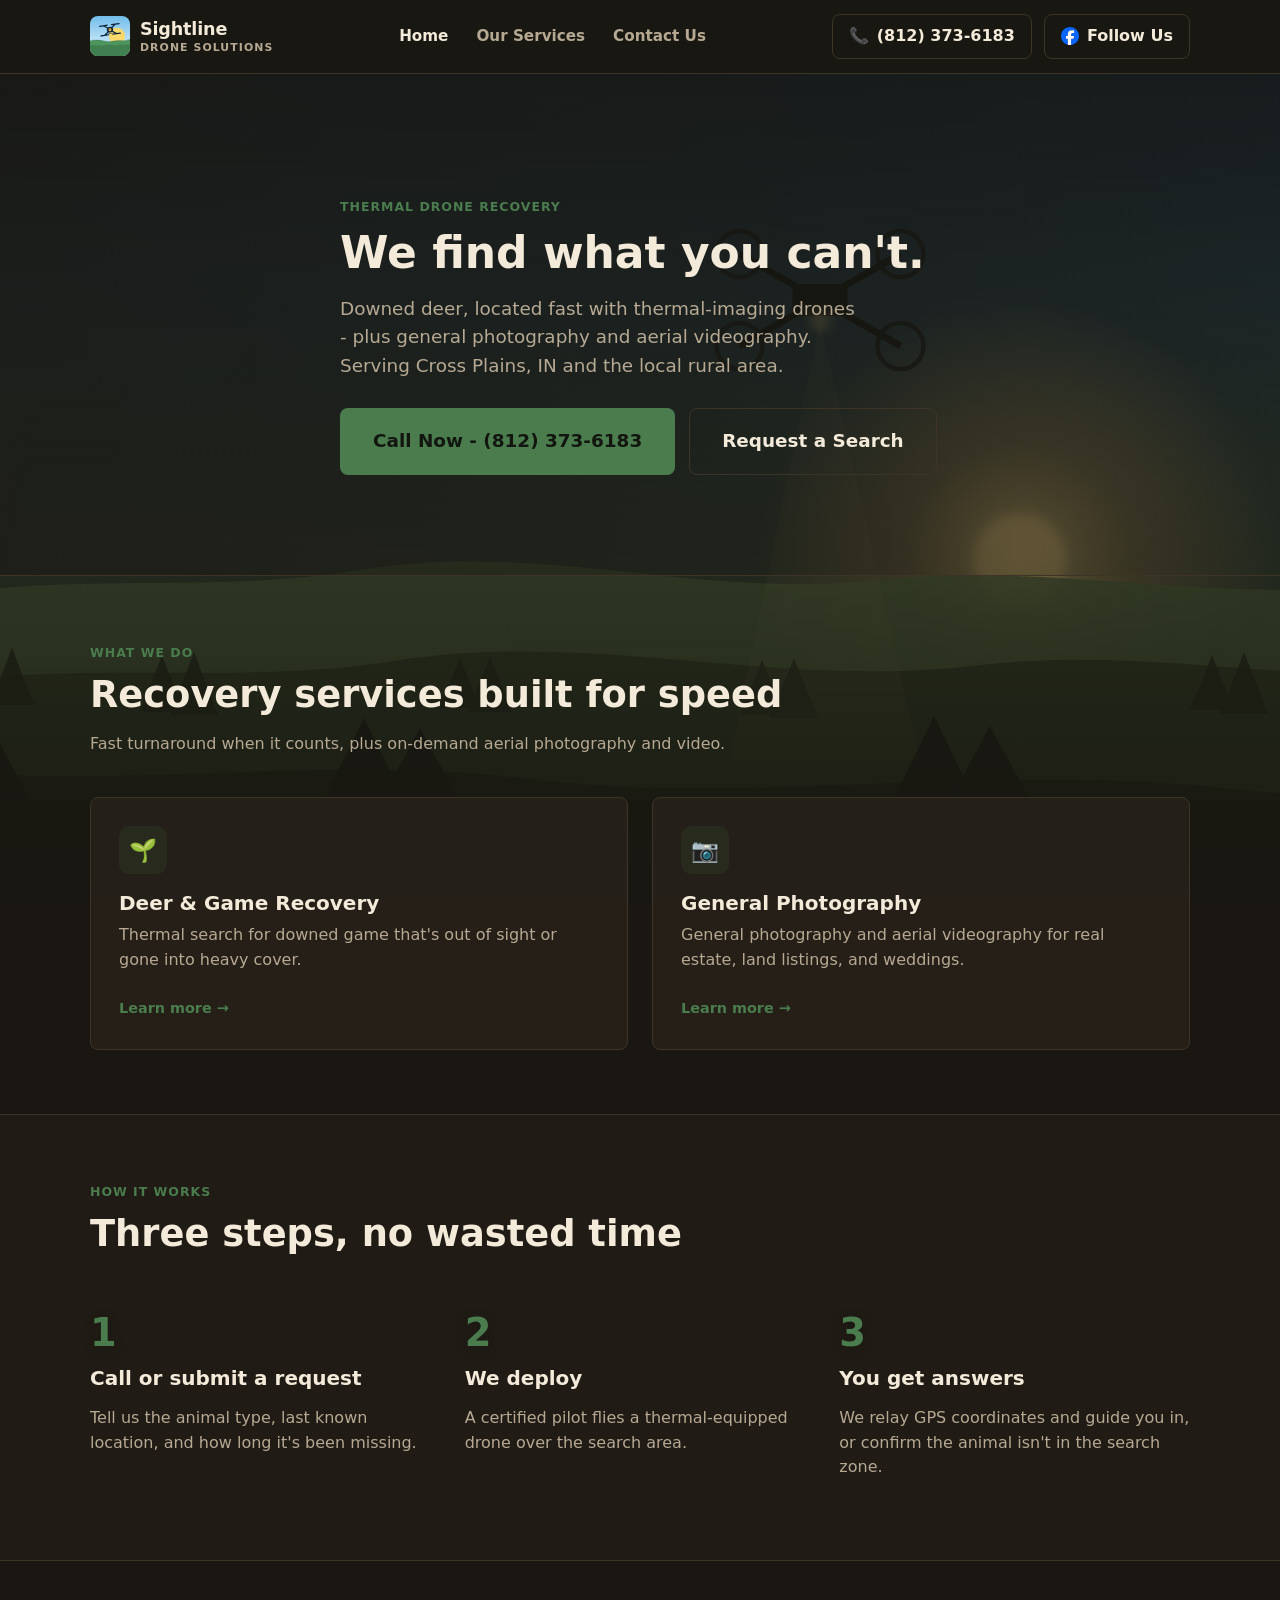
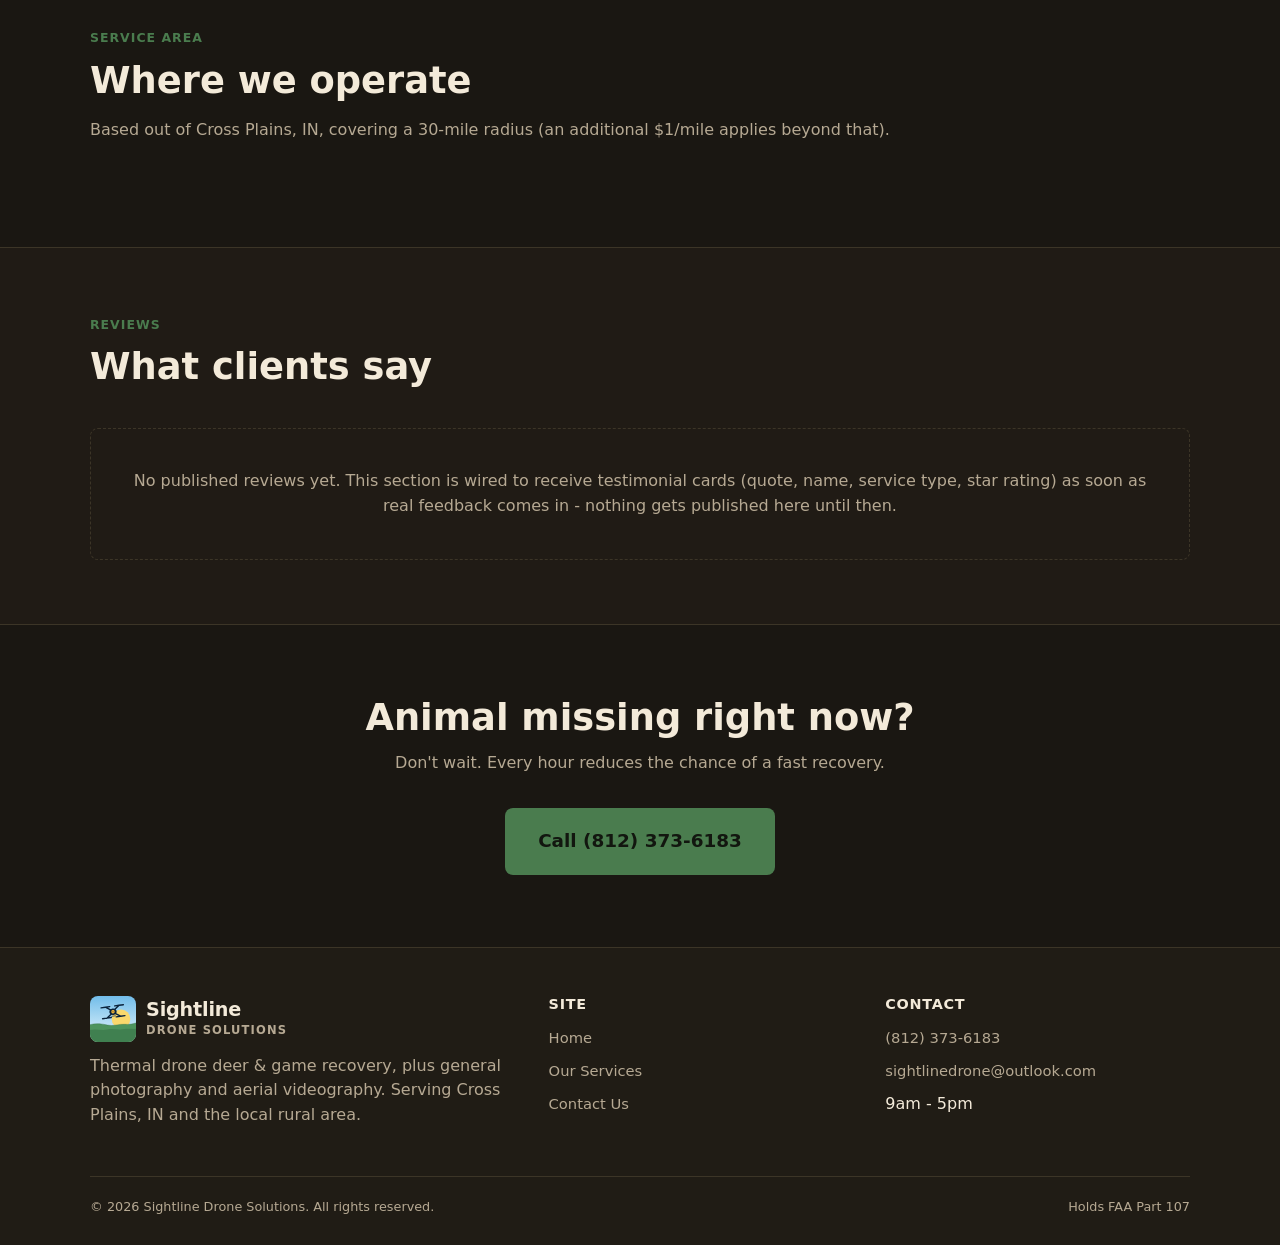
<file: index.html>
<!DOCTYPE html>
<html lang="en">
<head>
<meta charset="UTF-8">
<meta name="viewport" content="width=device-width, initial-scale=1.0">
<title>Sightline Drone Solutions</title>
<meta name="description" content="Thermal drone deer &amp; game recovery, plus general photography and aerial videography. Certified pilot, fast dispatch. Call now.">
<link rel="stylesheet" href="css/style.css">
<link rel="icon" type="image/svg+xml" href="img/sightline-drone-solutions-icon-rounded.svg">
</head>
<body>

<!-- ===================== HEADER ===================== -->
<header class="site-header">
  <div class="container header-inner">
    <a href="index.html" class="brand">
      <img src="img/sightline-drone-solutions-icon-square.svg" alt="Sightline Drone Solutions" class="brand-icon">
      <span class="brand-text">
        <span class="brand-primary">Sightline</span>
        <span class="brand-secondary">Drone Solutions</span>
      </span>
    </a>

    <nav class="main-nav" id="main-nav">
      <a href="index.html" class="active">Home</a>
      <a href="services.html">Our Services</a>
      <a href="contact.html">Contact Us</a>
    </nav>

    <div class="header-actions">
      <a href="tel:+18123736183" class="header-call">
        &#128222; <span class="call-label">(812) 373-6183</span>
      </a>
      <a href="https://www.facebook.com/people/Sightline-Drone-Solutions/61593862822243/" class="header-call" target="_blank" rel="noopener noreferrer">
        <img src="img/2023_Facebook_icon.svg" alt="" class="header-call-icon">
        <span class="call-label">Follow Us</span>
      </a>
      <button class="nav-toggle" id="nav-toggle" aria-label="Toggle menu" aria-expanded="false">
        &#9776;
      </button>
    </div>
  </div>
</header>

<!-- ===================== HERO ===================== -->
<section class="hero">
  <div class="container hero-grid">
    <div>
      <span class="eyebrow">Thermal Drone Recovery</span>
      <h1>We find what you can't.</h1>
      <p class="lead">
        Downed deer, located fast with thermal-imaging drones - plus general
        photography and aerial videography. Serving Cross Plains, IN and the local rural area.
      </p>

      <div class="hero-actions">
        <a href="tel:+18123736183" class="btn btn-primary btn-lg">Call Now - (812) 373-6183</a>
        <a href="contact.html" class="btn btn-secondary btn-lg">Request a Search</a>
      </div>
    </div>
  </div>
</section>

<!-- ===================== SERVICES OVERVIEW ===================== -->
<section>
  <div class="container">
    <div class="section-head">
      <span class="eyebrow">What We Do</span>
      <h2>Recovery services built for speed</h2>
      <p>Fast turnaround when it counts, plus on-demand aerial photography and video.</p>
    </div>

    <div class="grid grid-2">
      <a href="services.html#deer-recovery" class="card">
        <div class="card-icon">&#127793;</div>
        <h3>Deer &amp; Game Recovery</h3>
        <p>Thermal search for downed game that's out of sight or gone into heavy cover.</p>
        <span class="card-link">Learn more &rarr;</span>
      </a>
      <a href="services.html#photography" class="card">
        <div class="card-icon">&#128247;</div>
        <h3>General Photography</h3>
        <p>General photography and aerial videography for real estate, land listings, and weddings.</p>
        <span class="card-link">Learn more &rarr;</span>
      </a>
    </div>
  </div>
</section>

<!-- ===================== HOW IT WORKS ===================== -->
<section class="band">
  <div class="container">
    <div class="section-head">
      <span class="eyebrow">How It Works</span>
      <h2>Three steps, no wasted time</h2>
    </div>

    <div class="steps">
      <div class="step">
        <div class="step-number">1</div>
        <h3>Call or submit a request</h3>
        <p>Tell us the animal type, last known location, and how long it's been missing.</p>
      </div>
      <div class="step">
        <div class="step-number">2</div>
        <h3>We deploy</h3>
        <p>A certified pilot flies a thermal-equipped drone over the search area.</p>
      </div>
      <div class="step">
        <div class="step-number">3</div>
        <h3>You get answers</h3>
        <p>We relay GPS coordinates and guide you in, or confirm the animal isn't in the search zone.</p>
      </div>
    </div>
  </div>
</section>


<!-- ===================== SERVICE AREA ===================== -->
<section>
  <div class="container">
    <div class="section-head">
      <span class="eyebrow">Service Area</span>
      <h2>Where we operate</h2>
      <p>Based out of Cross Plains, IN, covering a 30-mile radius (an additional $1/mile applies beyond that).</p>
    </div>
  </div>
</section>

<!-- ===================== REVIEWS (placeholder slot) ===================== -->
<section class="band">
  <div class="container">
    <div class="section-head">
      <span class="eyebrow">Reviews</span>
      <h2>What clients say</h2>
    </div>
    <div class="reviews-slot">
      No published reviews yet. This section is wired to receive testimonial
      cards (quote, name, service type, star rating) as soon as real
      feedback comes in - nothing gets published here until then.
    </div>
  </div>
</section>

<!-- ===================== CTA ===================== -->
<section class="cta-band">
  <div class="container">
    <h2>Animal missing right now?</h2>
    <p>Don't wait. Every hour reduces the chance of a fast recovery.</p>
    <a href="tel:+18123736183" class="btn btn-primary btn-lg">Call (812) 373-6183</a>
  </div>
</section>

<!-- ===================== FOOTER ===================== -->
<footer class="site-footer">
  <div class="container">
    <div class="footer-grid">
      <div>
        <a href="index.html" class="brand footer-brand">
          <img src="img/sightline-drone-solutions-icon-square.svg" alt="Sightline Drone Solutions" class="brand-icon">
          <span class="brand-text">
            <span class="brand-primary">Sightline</span>
            <span class="brand-secondary">Drone Solutions</span>
          </span>
        </a>
        <p>Thermal drone deer &amp; game recovery, plus general photography and aerial videography. Serving Cross Plains, IN and the local rural area.</p>
      </div>
      <div>
        <h4>Site</h4>
        <ul>
          <li><a href="index.html">Home</a></li>
          <li><a href="services.html">Our Services</a></li>
          <li><a href="contact.html">Contact Us</a></li>
        </ul>
      </div>
      <div>
        <h4>Contact</h4>
        <ul>
          <li><a href="tel:+18123736183">(812) 373-6183</a></li>
          <li><a href="mailto:sightlinedrone@outlook.com">sightlinedrone@outlook.com</a></li>
          <li>9am - 5pm</li>
        </ul>
      </div>
    </div>
    <div class="footer-bottom">
      <span>&copy; <span id="year"></span> Sightline Drone Solutions. All rights reserved.</span>
      <span>Holds FAA Part 107</span>
    </div>
  </div>
</footer>

<div class="mobile-call-bar">
  <a href="tel:+18123736183">&#128222; Call Now</a>
</div>

<script src="js/main.js"></script>
</body>
</html>
</file>
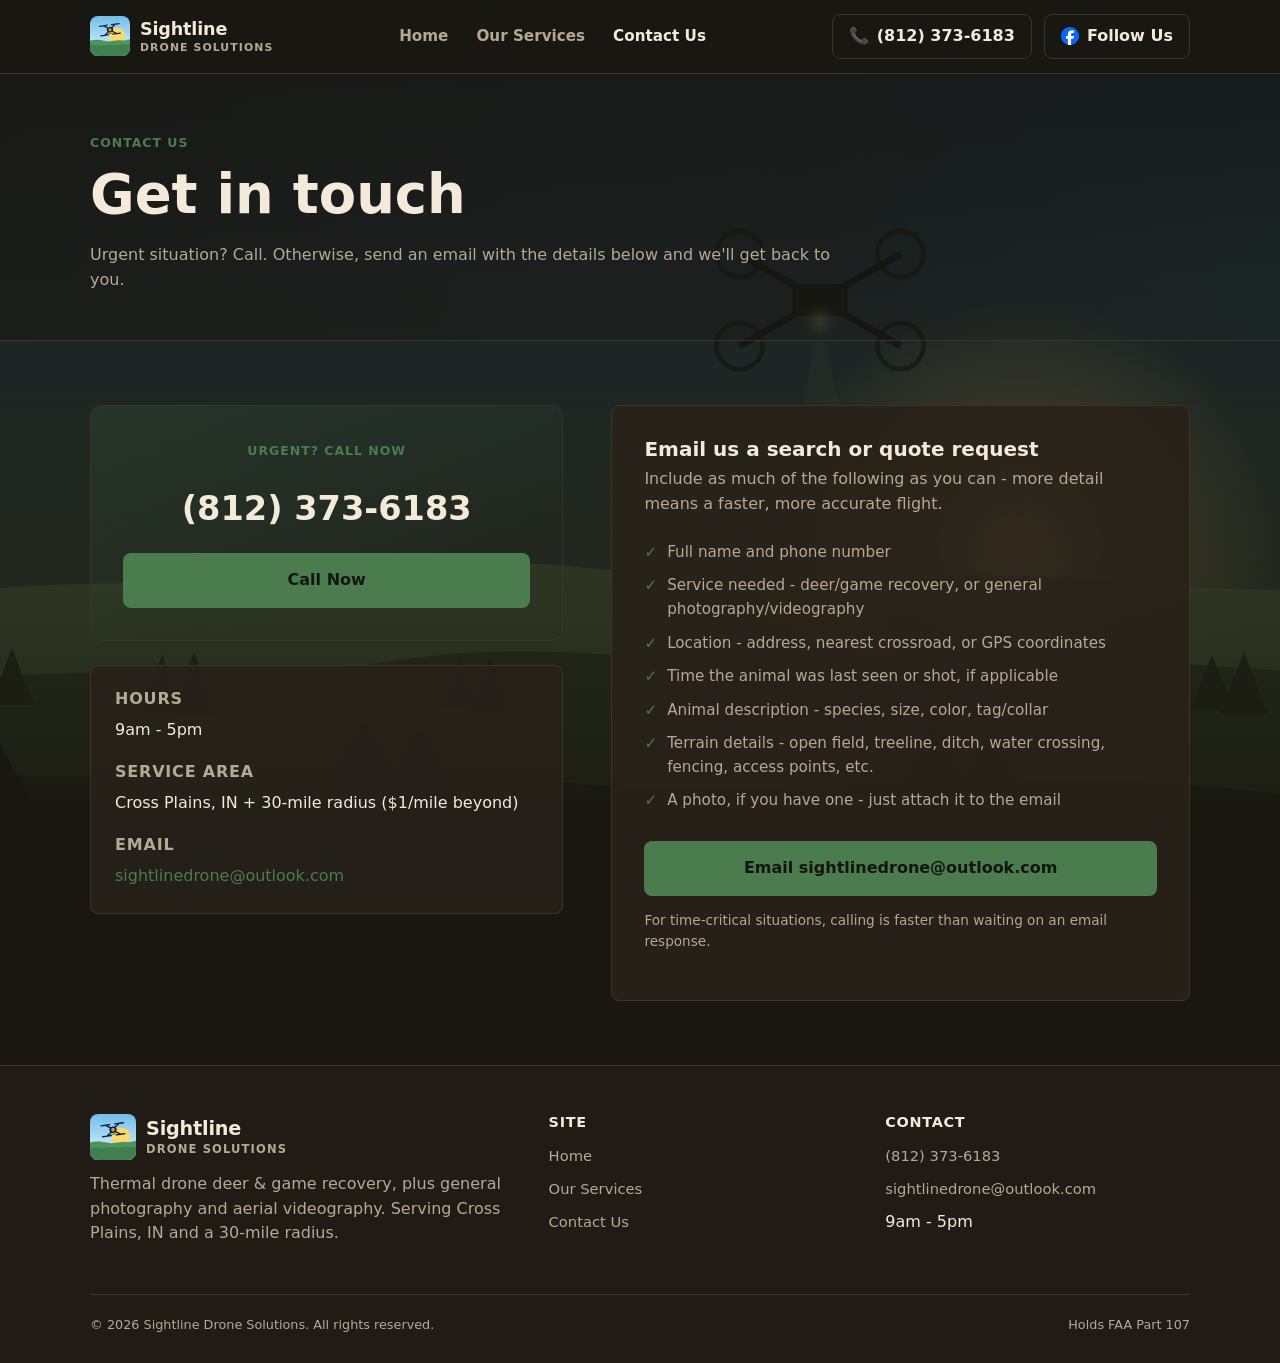
<file: contact.html>
<!DOCTYPE html>
<html lang="en">
<head>
<meta charset="UTF-8">
<meta name="viewport" content="width=device-width, initial-scale=1.0">
<title>Contact Us</title>
<meta name="description" content="Call now for urgent recovery requests, or email us the details of your situation.">
<link rel="stylesheet" href="css/style.css">
<link rel="icon" type="image/svg+xml" href="img/sightline-drone-solutions-icon-rounded.svg">
</head>
<body>

<!-- ===================== HEADER ===================== -->
<header class="site-header">
  <div class="container header-inner">
    <a href="index.html" class="brand">
      <img src="img/sightline-drone-solutions-icon-square.svg" alt="Sightline Drone Solutions" class="brand-icon">
      <span class="brand-text">
        <span class="brand-primary">Sightline</span>
        <span class="brand-secondary">Drone Solutions</span>
      </span>
    </a>

    <nav class="main-nav" id="main-nav">
      <a href="index.html">Home</a>
      <a href="services.html">Our Services</a>
      <a href="contact.html" class="active">Contact Us</a>
    </nav>

    <div class="header-actions">
      <a href="tel:+18123736183" class="header-call">
        &#128222; <span class="call-label">(812) 373-6183</span>
      </a>
      <a href="https://www.facebook.com/people/Sightline-Drone-Solutions/61593862822243/" class="header-call" target="_blank" rel="noopener noreferrer">
        <img src="img/2023_Facebook_icon.svg" alt="" class="header-call-icon">
        <span class="call-label">Follow Us</span>
      </a>
      <button class="nav-toggle" id="nav-toggle" aria-label="Toggle menu" aria-expanded="false">
        &#9776;
      </button>
    </div>
  </div>
</header>

<!-- ===================== PAGE HEADER ===================== -->
<section class="page-header">
  <div class="container">
    <span class="eyebrow">Contact Us</span>
    <h1>Get in touch</h1>
    <p class="lead">Urgent situation? Call. Otherwise, send an email with the details below and we'll get back to you.</p>
  </div>
</section>

<!-- ===================== CONTACT GRID ===================== -->
<section>
  <div class="container contact-grid">

    <!-- Left column: call + info -->
    <div>
      <div class="call-card">
        <span class="eyebrow">Urgent? Call now</span>
        <span class="phone-number">(812) 373-6183</span>
        <a href="tel:+18123736183" class="btn btn-primary btn-block">Call Now</a>
      </div>

      <div class="info-card">
        <h3>Hours</h3>
        <p>9am - 5pm</p>
        <h3>Service Area</h3>
        <p>Cross Plains, IN + 30-mile radius ($1/mile beyond)</p>
        <h3>Email</h3>
        <p><a href="mailto:sightlinedrone@outlook.com">sightlinedrone@outlook.com</a></p>
      </div>
    </div>

    <!-- Right column: email outline -->
    <div>
      <div class="email-card">
        <h3 style="margin-bottom: 6px;">Email us a search or quote request</h3>
        <p style="margin-bottom: 24px;">Include as much of the following as you can - more detail means a faster, more accurate flight.</p>

        <ul class="fact-list">
          <li>Full name and phone number</li>
          <li>Service needed - deer/game recovery, or general photography/videography</li>
          <li>Location - address, nearest crossroad, or GPS coordinates</li>
          <li>Time the animal was last seen or shot, if applicable</li>
          <li>Animal description - species, size, color, tag/collar</li>
          <li>Terrain details - open field, treeline, ditch, water crossing, fencing, access points, etc.</li>
          <li>A photo, if you have one - just attach it to the email</li>
        </ul>

        <a href="mailto:sightlinedrone@outlook.com?subject=Search%20Request" class="btn btn-primary btn-block">Email sightlinedrone@outlook.com</a>

        <p class="form-note">For time-critical situations, calling is faster than waiting on an email response.</p>
      </div>
    </div>
  </div>
</section>

<!-- ===================== FOOTER ===================== -->
<footer class="site-footer">
  <div class="container">
    <div class="footer-grid">
      <div>
        <a href="index.html" class="brand footer-brand">
          <img src="img/sightline-drone-solutions-icon-square.svg" alt="Sightline Drone Solutions" class="brand-icon">
          <span class="brand-text">
            <span class="brand-primary">Sightline</span>
            <span class="brand-secondary">Drone Solutions</span>
          </span>
        </a>
        <p>Thermal drone deer &amp; game recovery, plus general photography and aerial videography. Serving Cross Plains, IN and a 30-mile radius.</p>
      </div>
      <div>
        <h4>Site</h4>
        <ul>
          <li><a href="index.html">Home</a></li>
          <li><a href="services.html">Our Services</a></li>
          <li><a href="contact.html">Contact Us</a></li>
        </ul>
      </div>
      <div>
        <h4>Contact</h4>
        <ul>
          <li><a href="tel:+18123736183">(812) 373-6183</a></li>
          <li><a href="mailto:sightlinedrone@outlook.com">sightlinedrone@outlook.com</a></li>
          <li>9am - 5pm</li>
        </ul>
      </div>
    </div>
    <div class="footer-bottom">
      <span>&copy; <span id="year"></span> Sightline Drone Solutions. All rights reserved.</span>
      <span>Holds FAA Part 107</span>
    </div>
  </div>
</footer>

<div class="mobile-call-bar">
  <a href="tel:+18123736183">&#128222; Call Now</a>
</div>

<script src="js/main.js"></script>
</body>
</html>
</file>
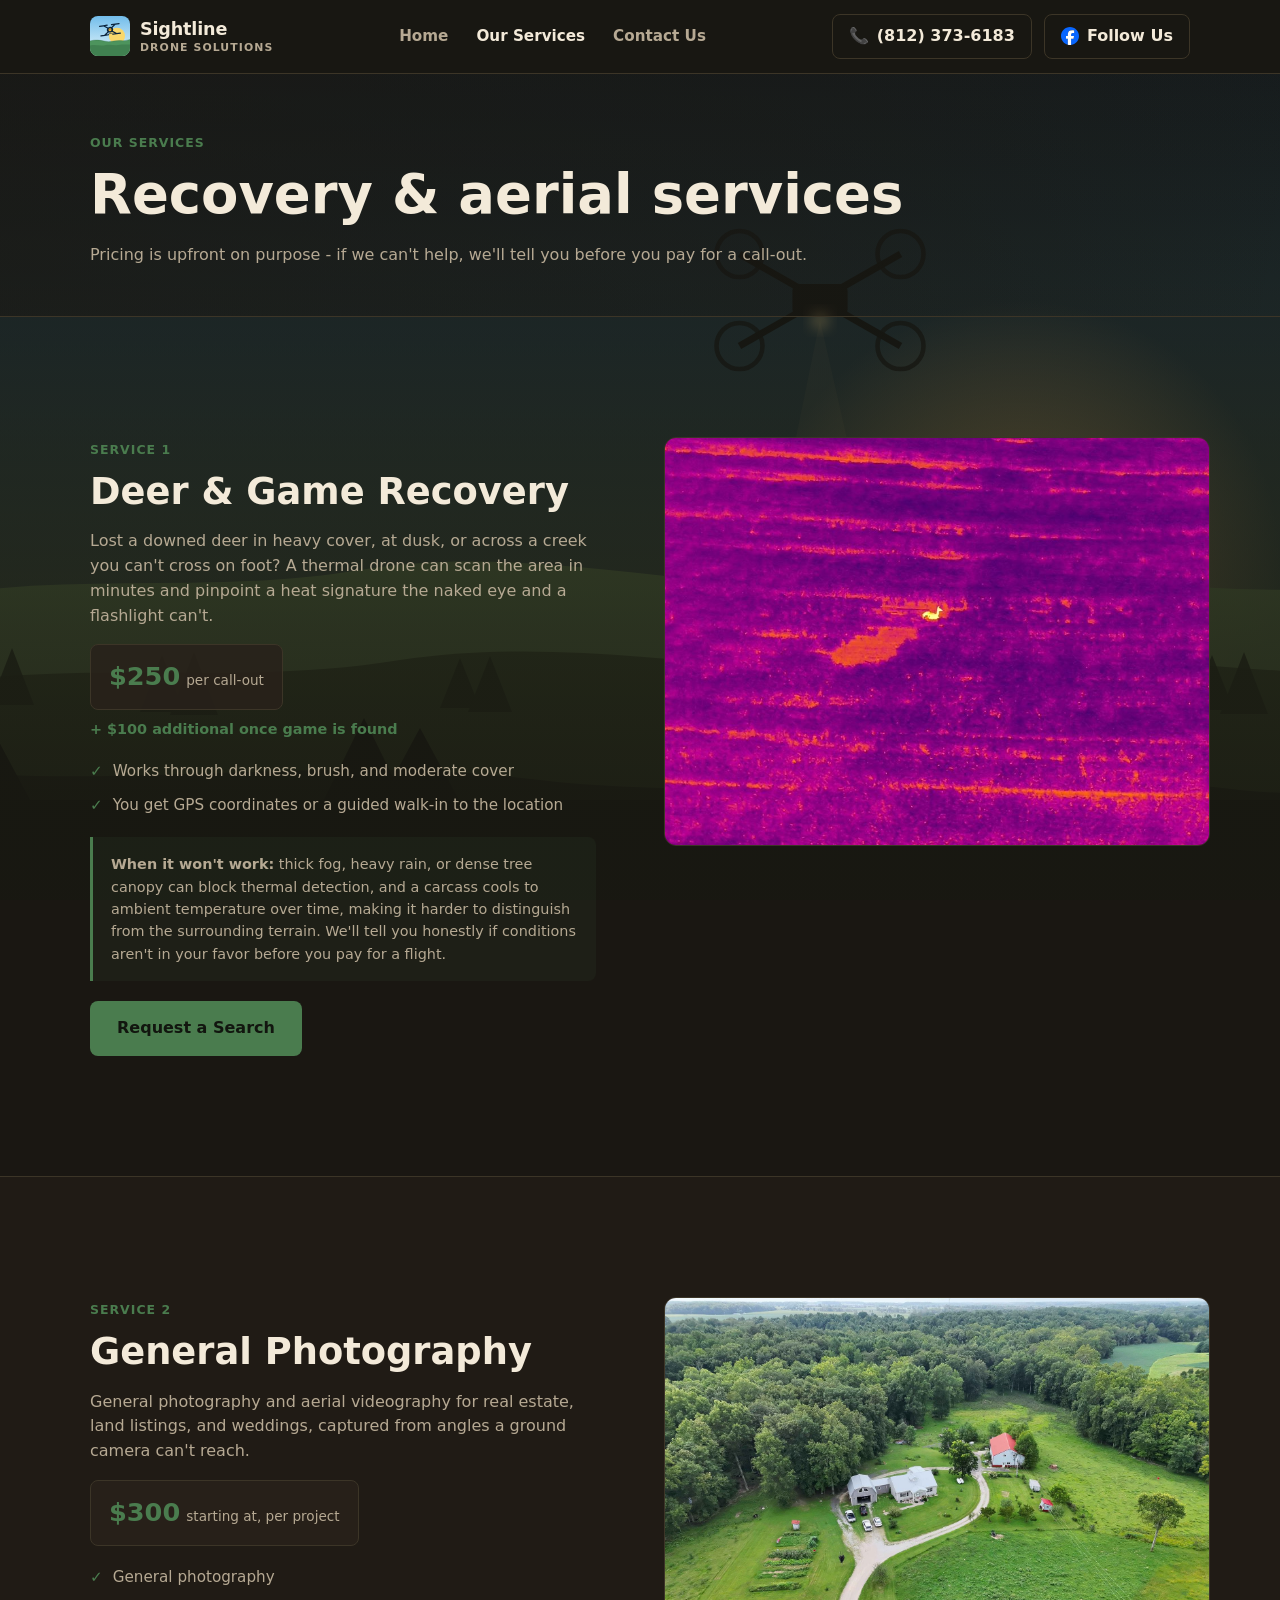
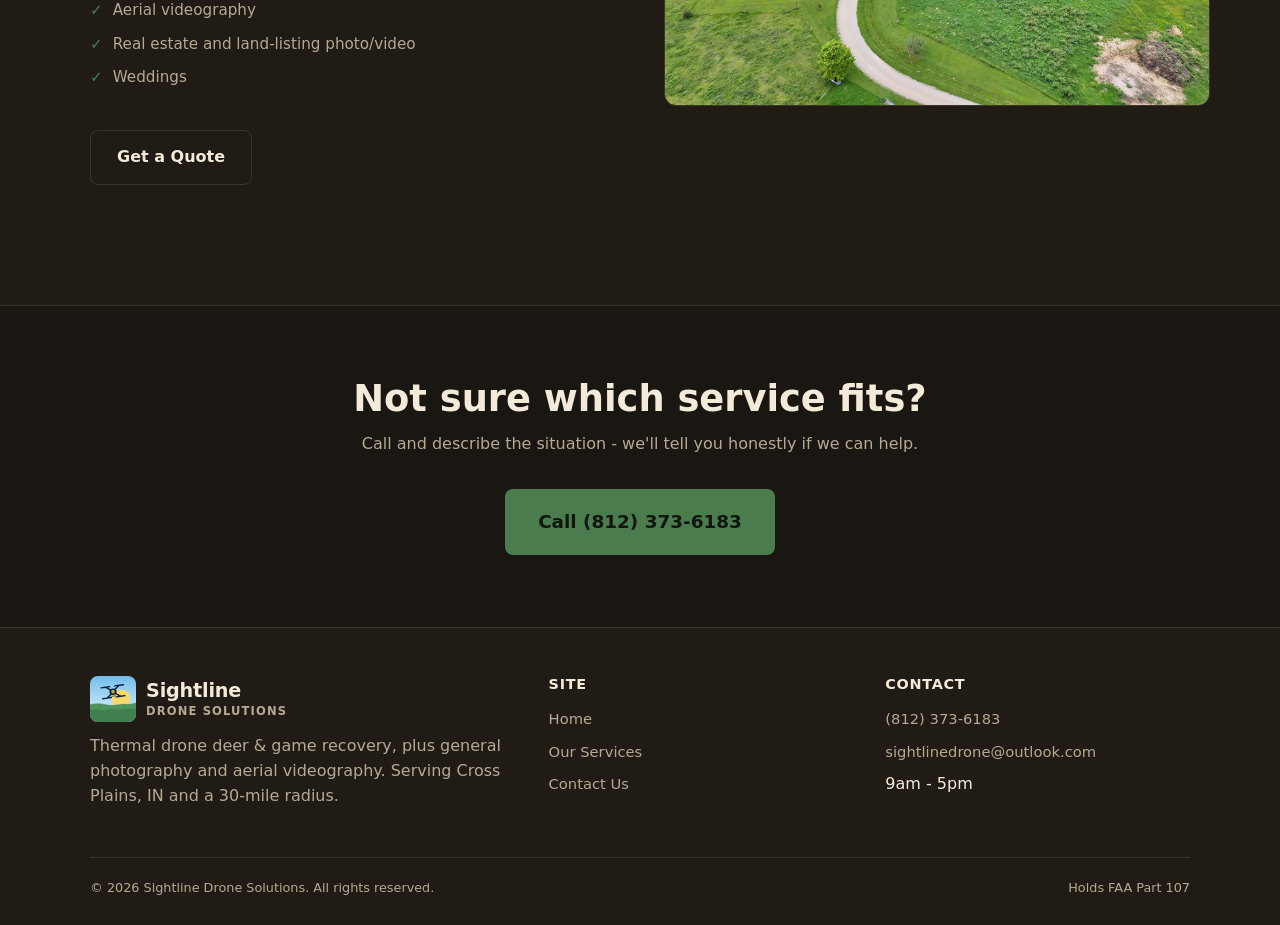
<file: services.html>
<!DOCTYPE html>
<html lang="en">
<head>
<meta charset="UTF-8">
<meta name="viewport" content="width=device-width, initial-scale=1.0">
<title>Our Services</title>
<meta name="description" content="Thermal drone recovery services: deer and game recovery, plus general photography and aerial videography.">
<link rel="stylesheet" href="css/style.css">
<link rel="icon" type="image/svg+xml" href="img/sightline-drone-solutions-icon-rounded.svg">
</head>
<body>

<!-- ===================== HEADER ===================== -->
<header class="site-header">
  <div class="container header-inner">
    <a href="index.html" class="brand">
      <img src="img/sightline-drone-solutions-icon-square.svg" alt="Sightline Drone Solutions" class="brand-icon">
      <span class="brand-text">
        <span class="brand-primary">Sightline</span>
        <span class="brand-secondary">Drone Solutions</span>
      </span>
    </a>

    <nav class="main-nav" id="main-nav">
      <a href="index.html">Home</a>
      <a href="services.html" class="active">Our Services</a>
      <a href="contact.html">Contact Us</a>
    </nav>

    <div class="header-actions">
      <a href="tel:+18123736183" class="header-call">
        &#128222; <span class="call-label">(812) 373-6183</span>
      </a>
      <a href="https://www.facebook.com/people/Sightline-Drone-Solutions/61593862822243/" class="header-call" target="_blank" rel="noopener noreferrer">
        <img src="img/2023_Facebook_icon.svg" alt="" class="header-call-icon">
        <span class="call-label">Follow Us</span>
      </a>
      <button class="nav-toggle" id="nav-toggle" aria-label="Toggle menu" aria-expanded="false">
        &#9776;
      </button>
    </div>
  </div>
</header>

<!-- ===================== PAGE HEADER ===================== -->
<section class="page-header">
  <div class="container">
    <span class="eyebrow">Our Services</span>
    <h1>Recovery &amp; aerial services</h1>
    <p class="lead">Pricing is upfront on purpose - if we can't help, we'll tell you before you pay for a call-out.</p>
  </div>
</section>

<!-- ===================== DEER / GAME RECOVERY ===================== -->
<section id="deer-recovery">
  <div class="container service-block">
    <div class="service-copy">
      <span class="eyebrow">Service 1</span>
      <h2>Deer &amp; Game Recovery</h2>
      <p>
        Lost a downed deer in heavy cover, at dusk, or across a creek you
        can't cross on foot? A thermal drone can scan the area in minutes
        and pinpoint a heat signature the naked eye and a flashlight can't.
      </p>

      <div class="price-tag">
        <span class="amount">$250</span>
        <span class="unit">per call-out</span>
      </div>
      <p class="price-bonus">+ $100 additional once game is found</p>

      <ul class="fact-list">
        <li>Works through darkness, brush, and moderate cover</li>
        <li>You get GPS coordinates or a guided walk-in to the location</li>
      </ul>

      <div class="caveat-box">
        <p>
          <strong>When it won't work:</strong> thick fog, heavy rain, or dense
          tree canopy can block thermal detection, and a carcass cools to
          ambient temperature over time, making it harder to distinguish
          from the surrounding terrain. We'll tell you honestly if
          conditions aren't in your favor before you pay for a flight.
        </p>
      </div>

      <a href="contact.html" class="btn btn-primary">Request a Search</a>
    </div>
    <div class="service-media">
      <img src="img/thermal-deer.png" alt="Thermal drone capture of a deer">
    </div>
  </div>
</section>

<!-- ===================== GENERAL PHOTOGRAPHY ===================== -->
<section class="band" id="photography">
  <div class="container service-block">
    <div class="service-copy">
      <span class="eyebrow">Service 2</span>
      <h2>General Photography</h2>
      <p>
        General photography and aerial videography for real estate, land
        listings, and weddings, captured from angles a ground camera can't reach.
      </p>

      <div class="price-tag">
        <span class="amount">$300</span>
        <span class="unit">starting at, per project</span>
      </div>

      <ul class="fact-list">
        <li>General photography</li>
        <li>Aerial videography</li>
        <li>Real estate and land-listing photo/video</li>
        <li>Weddings</li>
      </ul>

      <a href="contact.html" class="btn btn-secondary">Get a Quote</a>
    </div>
    <div class="service-media">
      <img src="img/arial-photography-web.jpg" alt="Aerial photography and videography">
    </div>
  </div>
</section>

<!-- ===================== CTA ===================== -->
<section class="cta-band">
  <div class="container">
    <h2>Not sure which service fits?</h2>
    <p>Call and describe the situation - we'll tell you honestly if we can help.</p>
    <a href="tel:+18123736183" class="btn btn-primary btn-lg">Call (812) 373-6183</a>
  </div>
</section>

<!-- ===================== FOOTER ===================== -->
<footer class="site-footer">
  <div class="container">
    <div class="footer-grid">
      <div>
        <a href="index.html" class="brand footer-brand">
          <img src="img/sightline-drone-solutions-icon-square.svg" alt="Sightline Drone Solutions" class="brand-icon">
          <span class="brand-text">
            <span class="brand-primary">Sightline</span>
            <span class="brand-secondary">Drone Solutions</span>
          </span>
        </a>
        <p>Thermal drone deer &amp; game recovery, plus general photography and aerial videography. Serving Cross Plains, IN and a 30-mile radius.</p>
      </div>
      <div>
        <h4>Site</h4>
        <ul>
          <li><a href="index.html">Home</a></li>
          <li><a href="services.html">Our Services</a></li>
          <li><a href="contact.html">Contact Us</a></li>
        </ul>
      </div>
      <div>
        <h4>Contact</h4>
        <ul>
          <li><a href="tel:+18123736183">(812) 373-6183</a></li>
          <li><a href="mailto:sightlinedrone@outlook.com">sightlinedrone@outlook.com</a></li>
          <li>9am - 5pm</li>
        </ul>
      </div>
    </div>
    <div class="footer-bottom">
      <span>&copy; <span id="year"></span> Sightline Drone Solutions. All rights reserved.</span>
      <span>Holds FAA Part 107</span>
    </div>
  </div>
</footer>

<div class="mobile-call-bar">
  <a href="tel:+18123736183">&#128222; Call Now</a>
</div>

<script src="js/main.js"></script>
</body>
</html>
</file>
<file: css/style.css>
/* ==========================================================================
   Sightline Drone Solutions - base styles
   ========================================================================== */

:root {
  --bg: #1a1712;
  --bg-rgb: 26, 23, 18;
  --bg-alt: #221d16;
  --bg-alt-rgb: 34, 29, 22;
  --bg-card: #28221a;
  --bg-card-rgb: 40, 34, 26;
  --border: #3c3527;
  --text: #f3ead9;
  --text-dim: #b6a993;
  --accent: #4a7c4e;
  --accent-rgb: 74, 124, 78;
  --accent-dim: #355a38;
  --accent-text: #12160f;
  --danger: #cf5c40;
  --success: #7e9455;
  --radius: 8px;
  --max-width: 1140px;
  --font-body: 'Inter', system-ui, -apple-system, "Segoe UI", Roboto, sans-serif;
  --font-head: 'Inter', system-ui, -apple-system, "Segoe UI", Roboto, sans-serif;
}

* {
  box-sizing: border-box;
}

html {
  scroll-behavior: smooth;
  background:
    linear-gradient(180deg, rgba(var(--bg-rgb), 0.55) 0%, rgba(var(--bg-rgb), 0.42) 30%, rgba(var(--bg-rgb), 0.8) 100%),
    var(--bg) url('../img/hero-bg.svg');
  background-size: cover;
  background-position: center top;
  background-repeat: no-repeat;
  background-attachment: fixed;
}

body {
  margin: 0;
  background: transparent;
  color: var(--text);
  font-family: var(--font-body);
  line-height: 1.55;
  -webkit-font-smoothing: antialiased;
}

img {
  max-width: 100%;
  display: block;
}

a {
  color: var(--accent);
  text-decoration: none;
}

a:hover {
  text-decoration: underline;
}

.container {
  width: 100%;
  max-width: var(--max-width);
  margin: 0 auto;
  padding: 0 20px;
}

section {
  padding: 64px 0;
}

h1, h2, h3, h4 {
  font-family: var(--font-head);
  line-height: 1.15;
  margin: 0 0 16px;
}

h1 { font-size: clamp(2.1rem, 5vw, 3.4rem); }
h2 { font-size: clamp(1.6rem, 3.4vw, 2.3rem); }
h3 { font-size: 1.25rem; }

p { margin: 0 0 16px; color: var(--text-dim); }

.eyebrow {
  display: inline-block;
  color: var(--accent);
  font-weight: 700;
  letter-spacing: 0.08em;
  text-transform: uppercase;
  font-size: 0.78rem;
  margin-bottom: 12px;
}

.section-head {
  max-width: 1280px;
  margin-bottom: 40px;
}

.placeholder {
  background: rgba(var(--accent-rgb), 0.12);
  border: 1px dashed var(--accent-dim);
  color: var(--accent);
  padding: 2px 6px;
  border-radius: 4px;
  font-size: 0.92em;
  font-weight: 600;
  white-space: normal;
}

p.placeholder {
  display: block;
}

/* ---------- Buttons ---------- */

.btn {
  display: inline-flex;
  align-items: center;
  justify-content: center;
  gap: 8px;
  padding: 14px 26px;
  border-radius: var(--radius);
  font-weight: 700;
  font-size: 1rem;
  border: 1px solid transparent;
  cursor: pointer;
  text-decoration: none;
  transition: transform 0.12s ease, background 0.15s ease, border-color 0.15s ease;
}

.btn:hover {
  text-decoration: none;
  transform: translateY(-1px);
}

.btn-primary {
  background: var(--accent);
  color: var(--accent-text);
}

.btn-primary:hover {
  background: #5c945f;
}

.btn-secondary {
  background: transparent;
  color: var(--text);
  border-color: var(--border);
}

.btn-secondary:hover {
  border-color: var(--accent);
  color: var(--accent);
}

.btn-block {
  width: 100%;
}

.btn-lg {
  padding: 18px 32px;
  font-size: 1.15rem;
}

/* ---------- Header ---------- */

.site-header {
  position: sticky;
  top: 0;
  z-index: 100;
  background: rgba(26, 23, 18, 0.92);
  backdrop-filter: blur(8px);
  border-bottom: 1px solid var(--border);
}

.header-inner {
  display: flex;
  align-items: center;
  justify-content: space-between;
  padding: 14px 20px;
  gap: 16px;
}

.brand {
  display: flex;
  align-items: center;
  gap: 10px;
}

.brand:hover {
  text-decoration: none;
}

.brand-icon {
  height: 40px;
  width: 40px;
  border-radius: 8px;
  display: block;
  flex-shrink: 0;
}

.brand-text {
  display: flex;
  flex-direction: column;
  line-height: 1.15;
}

.brand-text .brand-primary {
  font-weight: 800;
  font-size: 1.1rem;
  color: var(--text);
  letter-spacing: -0.01em;
  padding-bottom: 3px;
}

.brand-text .brand-secondary {
  font-size: 0.68rem;
  font-weight: 600;
  letter-spacing: 0.1em;
  text-transform: uppercase;
  color: var(--text-dim);
}

.footer-brand {
  margin-bottom: 12px;
}

.footer-brand .brand-icon {
  height: 46px;
  width: 46px;
}

.footer-brand .brand-primary {
  font-size: 1.2rem;
}

.footer-brand .brand-secondary {
  font-size: 0.72rem;
}

.main-nav {
  display: flex;
  align-items: center;
  gap: 28px;
}

.main-nav a {
  color: var(--text-dim);
  font-weight: 600;
  font-size: 0.95rem;
}

.main-nav a:hover,
.main-nav a.active {
  color: var(--text);
  text-decoration: none;
}

.header-actions {
  display: flex;
  align-items: center;
  gap: 12px;
}

.header-call {
  display: inline-flex;
  align-items: center;
  gap: 8px;
  color: var(--text);
  font-weight: 700;
  border: 1px solid var(--border);
  padding: 9px 16px;
  border-radius: var(--radius);
}

.header-call:hover {
  border-color: var(--accent);
  color: var(--accent);
  text-decoration: none;
}

.header-call-icon {
  width: 18px;
  height: 18px;
  display: block;
  flex-shrink: 0;
}

.nav-toggle {
  display: none;
  background: none;
  border: 1px solid var(--border);
  border-radius: var(--radius);
  color: var(--text);
  width: 42px;
  height: 42px;
  align-items: center;
  justify-content: center;
  cursor: pointer;
}

/* ---------- Hero ---------- */

.hero {
  padding: 120px 0 100px;
  background: linear-gradient(100deg, rgba(var(--bg-rgb), 0.55) 0%, rgba(var(--bg-rgb), 0.3) 55%, transparent 100%);
  border-bottom: 1px solid var(--border);
}

.hero-grid {
  max-width: 640px;
}

.hero-grid h1 {
  font-size: clamp(2.1rem, 4vw, 2.75rem);
}

/* ---------- Page header (slim banner for non-home pages) ---------- */

.page-header {
  padding: 56px 0 48px;
  background: linear-gradient(100deg, rgba(var(--bg-rgb), 0.6) 0%, rgba(var(--bg-rgb), 0.35) 60%, transparent 100%);
  border-bottom: 1px solid var(--border);
}

.page-header .lead {
  max-width: 760px;
  margin-bottom: 0;
}

.hero p.lead {
  font-size: 1.15rem;
  color: var(--text-dim);
  max-width: 520px;
}

.hero-actions {
  display: flex;
  gap: 14px;
  flex-wrap: wrap;
  margin-top: 28px;
}

/* ---------- Cards / grids ---------- */

.grid {
  display: grid;
  gap: 24px;
}

.grid-4 { grid-template-columns: repeat(4, 1fr); }
.grid-3 { grid-template-columns: repeat(3, 1fr); }
.grid-2 { grid-template-columns: repeat(2, 1fr); }

.card {
  display: block;
  background: rgba(var(--bg-card-rgb), 0.82);
  border: 1px solid var(--border);
  border-radius: var(--radius);
  padding: 28px;
  color: var(--text);
  transition: border-color 0.15s ease, transform 0.12s ease;
}

.card:hover {
  border-color: var(--accent);
  text-decoration: none;
  color: var(--text);
  transform: translateY(-2px);
}

.card-icon {
  width: 48px;
  height: 48px;
  border-radius: 10px;
  background: rgba(var(--accent-rgb), 0.12);
  color: var(--accent);
  display: flex;
  align-items: center;
  justify-content: center;
  font-size: 1.4rem;
  margin-bottom: 18px;
}

.card h3 {
  color: var(--text);
  margin-bottom: 8px;
}

.card .card-link {
  display: inline-flex;
  align-items: center;
  gap: 6px;
  color: var(--accent);
  font-weight: 700;
  font-size: 0.9rem;
  margin-top: 8px;
}

/* ---------- Steps ---------- */

.steps {
  display: grid;
  grid-template-columns: repeat(3, 1fr);
  gap: 24px;
}

.step {
  position: relative;
  padding-top: 8px;
}

.step-number {
  font-size: 2.4rem;
  font-weight: 900;
  color: var(--accent);
  text-shadow: 0 2px 10px rgba(var(--bg-rgb), 0.9);
  margin-bottom: 4px;
}

/* ---------- Band / alt background ---------- */

.band {
  background: rgba(var(--bg-alt-rgb), 0.78);
  border-top: 1px solid var(--border);
  border-bottom: 1px solid var(--border);
}

/* ---------- Service area ---------- */

.area-list {
  display: flex;
  flex-wrap: wrap;
  gap: 10px;
  margin-top: 16px;
}

.area-list span {
  border: 1px solid var(--border);
  border-radius: 100px;
  padding: 6px 14px;
  font-size: 0.85rem;
  color: var(--text-dim);
}

/* ---------- Reviews placeholder ---------- */

.reviews-slot {
  border: 1px dashed var(--border);
  border-radius: var(--radius);
  padding: 40px;
  text-align: center;
  color: var(--text-dim);
}

/* ---------- Service detail blocks ---------- */

.service-block {
  display: grid;
  grid-template-columns: 1fr 1fr;
  gap: 48px;
  align-items: start;
  padding: 56px 0;
  border-bottom: 1px solid var(--border);
}

.service-block:last-child {
  border-bottom: none;
}

.service-block .btn {
  margin-top: 20px;
}

.service-copy {
  padding: 0 20px;
}

.service-block .service-media {
  border: 1px solid var(--border);
  border-radius: 12px;
  background: rgba(var(--bg-card-rgb), 0.82);
  aspect-ratio: 4 / 3;
  overflow: hidden;
}

.service-block .service-media img {
  width: 100%;
  height: 100%;
  object-fit: cover;
  display: block;
}

.fact-list {
  list-style: none;
  margin: 0 0 20px;
  padding: 0;
  display: grid;
  gap: 10px;
}

.fact-list li {
  display: flex;
  gap: 10px;
  color: var(--text-dim);
  font-size: 0.95rem;
}

.fact-list li::before {
  content: "\2713";
  color: var(--accent);
  font-weight: 900;
  flex-shrink: 0;
}

.caveat-box {
  background: rgba(var(--accent-rgb), 0.08);
  border-left: 3px solid var(--accent);
  border-radius: 0 var(--radius) var(--radius) 0;
  padding: 16px 18px;
  margin-top: 16px;
}

.caveat-box p {
  margin: 0;
  font-size: 0.9rem;
  color: var(--text-dim);
}

.price-tag {
  display: inline-flex;
  align-items: baseline;
  gap: 6px;
  background: rgba(var(--bg-card-rgb), 0.85);
  border: 1px solid var(--border);
  border-radius: var(--radius);
  padding: 12px 18px;
  margin-bottom: 20px;
}

.price-tag .amount {
  font-size: 1.6rem;
  font-weight: 800;
  color: var(--accent);
}

.price-tag .unit {
  color: var(--text-dim);
  font-size: 0.85rem;
}

.price-bonus {
  font-size: 0.9rem;
  font-weight: 600;
  color: var(--accent);
  margin: -12px 0 20px;
}

/* ---------- Contact page ---------- */

.contact-grid {
  display: grid;
  grid-template-columns: 0.9fr 1.1fr;
  gap: 48px;
  align-items: start;
}

.call-card {
  background: linear-gradient(160deg, rgba(var(--accent-rgb), 0.16), transparent 70%);
  border: 1px solid var(--border);
  border-radius: 12px;
  padding: 32px;
  text-align: center;
  margin-bottom: 24px;
}

.call-card .phone-number {
  font-size: 2.1rem;
  font-weight: 900;
  display: block;
  margin: 10px 0 18px;
  color: var(--text);
}

.info-card {
  background: rgba(var(--bg-card-rgb), 0.82);
  border: 1px solid var(--border);
  border-radius: var(--radius);
  padding: 24px;
  margin-bottom: 20px;
}

.info-card h3 {
  font-size: 1rem;
  text-transform: uppercase;
  letter-spacing: 0.05em;
  color: var(--text-dim);
  margin: 0 0 10px;
}

.info-card h3:not(:first-child) {
  margin-top: 20px;
}

.info-card p {
  margin: 0;
  color: var(--text);
}

.email-card {
  background: rgba(var(--bg-card-rgb), 0.88);
  border: 1px solid var(--border);
  border-radius: var(--radius);
  padding: 32px;
}

.email-card .btn-block {
  margin-top: 8px;
}

.form-note {
  font-size: 0.85rem;
  color: var(--text-dim);
  margin-top: 14px;
}

/* ---------- CTA band ---------- */

.cta-band {
  text-align: center;
  padding: 72px 0;
}

.cta-band h2 {
  margin-bottom: 12px;
}

.cta-band .btn-lg {
  margin-top: 16px;
}

/* ---------- Footer ---------- */

.site-footer {
  border-top: 1px solid var(--border);
  padding: 48px 0 28px;
  background: rgba(var(--bg-alt-rgb), 0.88);
}

.footer-grid {
  display: grid;
  grid-template-columns: 1.4fr 1fr 1fr;
  gap: 32px;
  margin-bottom: 32px;
}

.footer-grid h4 {
  color: var(--text);
  font-size: 0.9rem;
  text-transform: uppercase;
  letter-spacing: 0.05em;
  margin-bottom: 14px;
}

.footer-grid ul {
  list-style: none;
  margin: 0;
  padding: 0;
  display: grid;
  gap: 8px;
}

.footer-grid a {
  color: var(--text-dim);
  font-size: 0.92rem;
}

.footer-grid a:hover {
  color: var(--accent);
}

.footer-bottom {
  border-top: 1px solid var(--border);
  padding-top: 20px;
  display: flex;
  justify-content: space-between;
  flex-wrap: wrap;
  gap: 10px;
  font-size: 0.8rem;
  color: var(--text-dim);
}

/* ---------- Sticky mobile call bar ---------- */

.mobile-call-bar {
  display: none;
}

/* ---------- Responsive ---------- */

@media (max-width: 900px) {
  .contact-grid,
  .service-block {
    grid-template-columns: minmax(0, 1fr);
  }

  .service-media {
    order: -1;
  }

  .grid-4 { grid-template-columns: repeat(2, 1fr); }
  .grid-3 { grid-template-columns: repeat(2, 1fr); }
  .footer-grid { grid-template-columns: 1fr 1fr; }
  .steps { grid-template-columns: 1fr; }

  .header-call span.call-label {
    display: none;
  }

  .header-call-icon {
    width: 24px;
    height: 24px;
  }
}

@media (max-width: 760px) {
  .main-nav {
    position: fixed;
    top: 65px;
    left: 0;
    right: 0;
    background: var(--bg);
    border-bottom: 1px solid var(--border);
    flex-direction: column;
    align-items: flex-start;
    padding: 20px;
    gap: 18px;
    z-index: 90;
    opacity: 0;
    visibility: hidden;
    transform: translateY(-8px);
    transition: opacity 0.2s ease, transform 0.2s ease, visibility 0.2s ease;
  }

  .main-nav.open {
    opacity: 1;
    visibility: visible;
    transform: translateY(0);
  }

  .main-nav a {
    display: block;
    width: 100%;
    padding: 10px 0;
  }

  .nav-toggle {
    width: 84px;
  }

  .nav-toggle {
    display: flex;
  }

  .grid-4, .grid-3, .grid-2 { grid-template-columns: 1fr; }
  .footer-grid { grid-template-columns: 1fr; }

  body {
    padding-bottom: 74px;
  }

  .mobile-call-bar {
    display: flex;
    position: fixed;
    bottom: 0;
    left: 0;
    right: 0;
    z-index: 95;
    background: var(--accent);
  }

  .mobile-call-bar a {
    flex: 1;
    text-align: center;
    padding: 16px 0;
    color: var(--accent-text);
    font-weight: 800;
    font-size: 1rem;
  }
}
</file>
